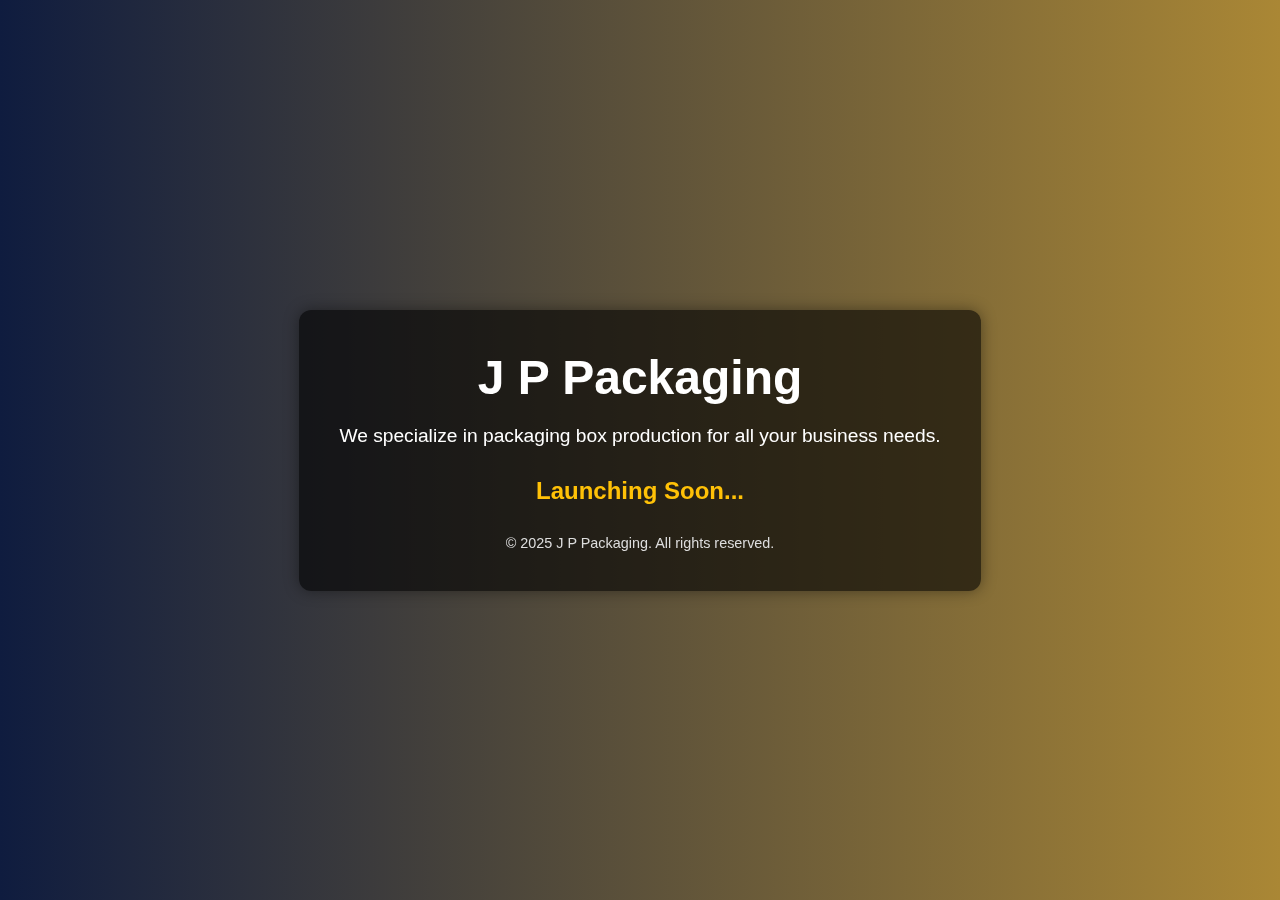
<file: index.html>
<!DOCTYPE html>
<html lang="en">
<head>
  <meta charset="UTF-8" />
  <meta name="viewport" content="width=device-width, initial-scale=1.0"/>
  <title>J P Packaging</title>
  <link rel="stylesheet" href="assets/css/style.css" />
</head>
<body>

  <!-- Floating icons -->
  <div class="box-container">
    <img src="assets/images/box-icon.png" class="box-icon small" />
    <img src="assets/images/box-icon.png" class="box-icon medium" />
    <img src="assets/images/box-icon.png" class="box-icon large" />
    <img src="assets/images/box-icon.png" class="box-icon xsmall" />
    <img src="assets/images/box-icon.png" class="box-icon xlarge" />
    <img src="assets/images/box-icon.png" class="box-icon small" />
    <img src="assets/images/box-icon.png" class="box-icon medium" />
    <img src="assets/images/box-icon.png" class="box-icon xsmall" />
    <img src="assets/images/box-icon.png" class="box-icon large" />
  </div>

  <div class="container">
    <h1>J P Packaging</h1>
    <p>We specialize in packaging box production for all your business needs.</p>
    <h2 class="launch-text">Launching Soon...</h2>
    <div class="footer">&copy; 2025 J P Packaging. All rights reserved.</div>
  </div>

  <script src="assets/js/script.js"></script>
</body>
</html>
</file>
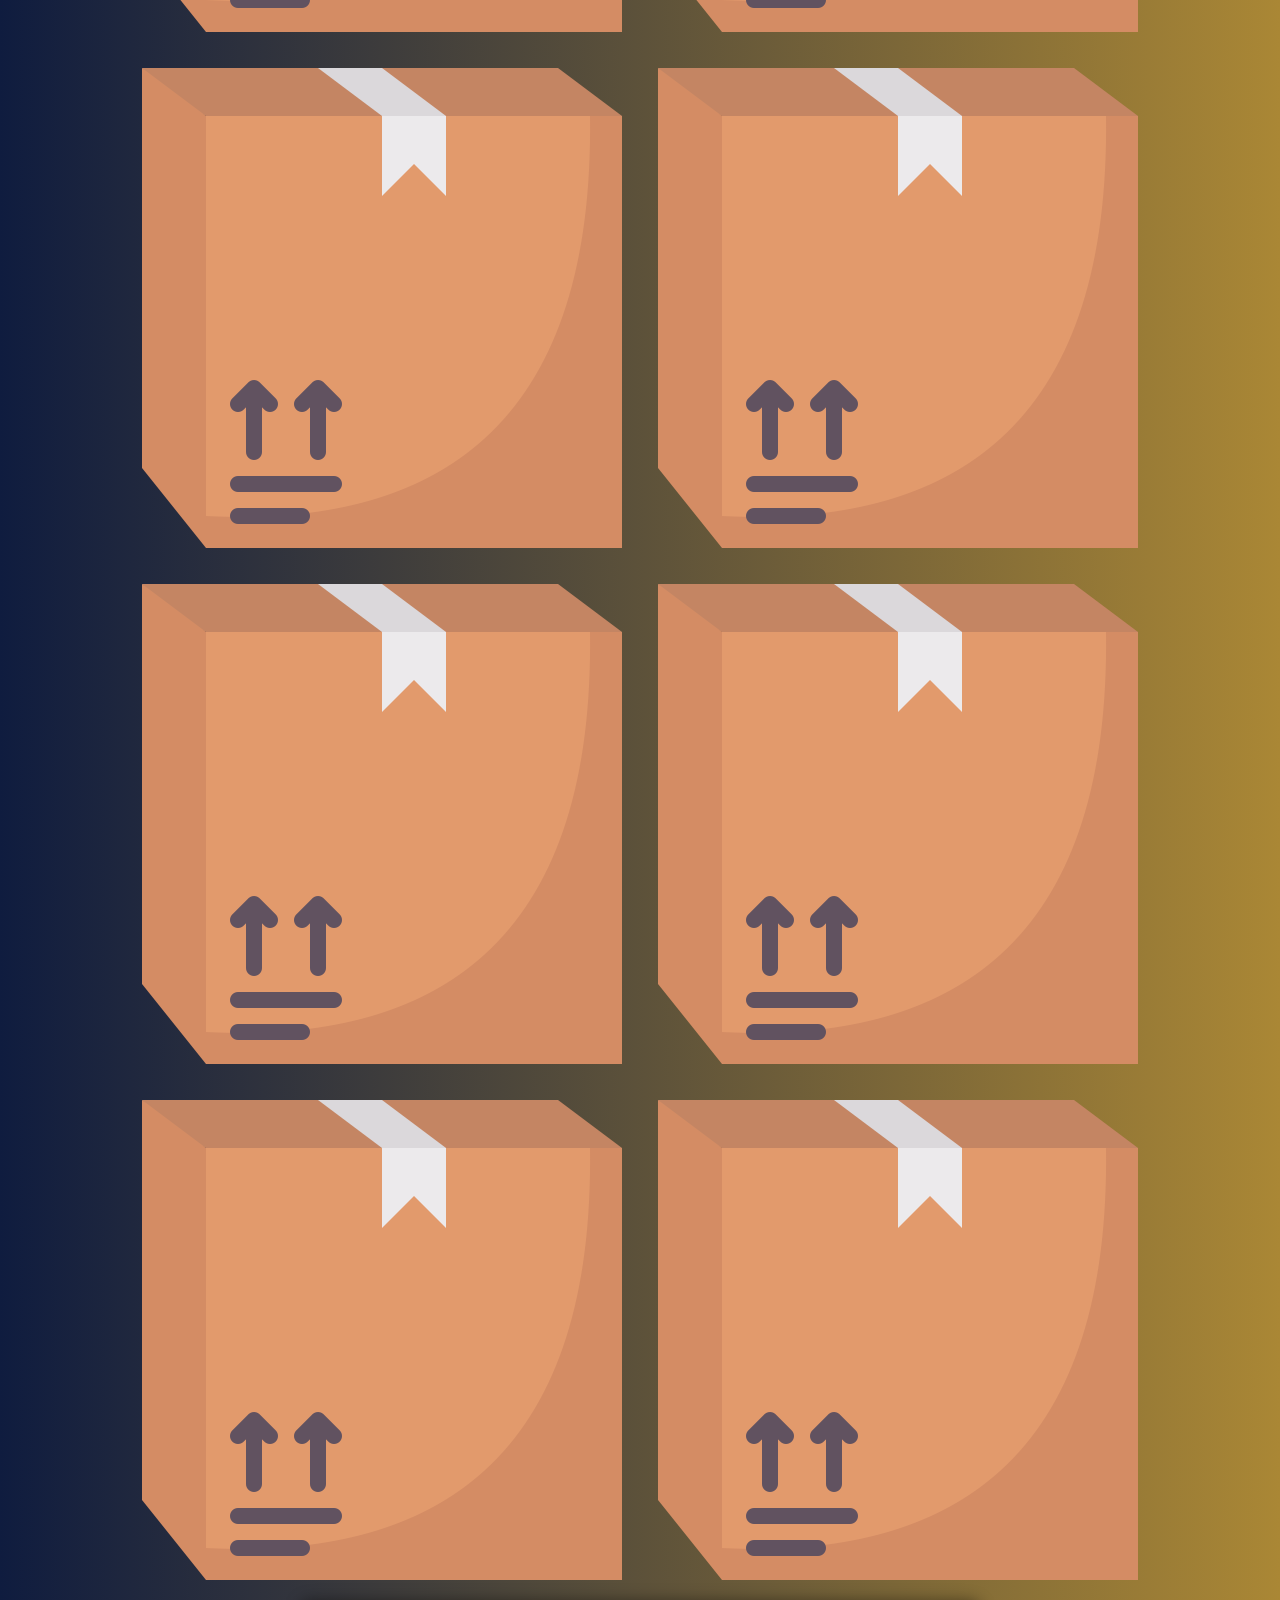
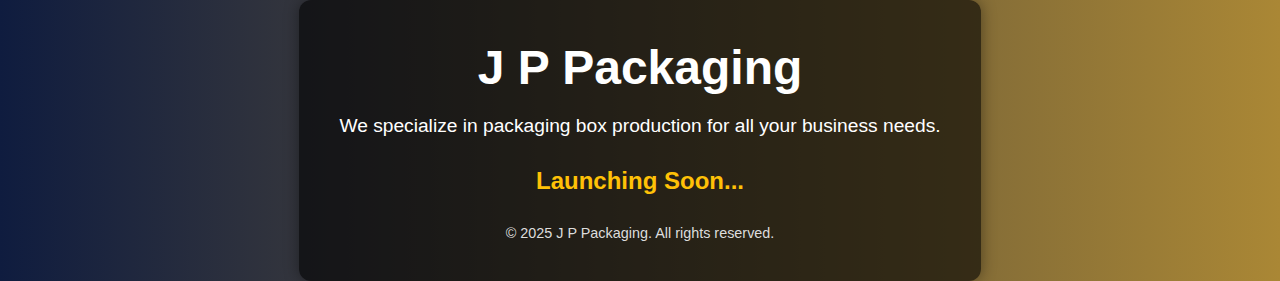
<file: index copy.html>
<!DOCTYPE html>
<html lang="en">
<head>
  <meta charset="UTF-8" />
  <meta name="viewport" content="width=device-width, initial-scale=1.0"/>
  <title>J P Packaging</title>
  <link rel="stylesheet" href="assets/css/style.css" />
</head>
<body>

  <!-- Floating icons -->
  <div class="floating-boxes">
    <img src="assets/images/box-icon.png" class="float-box" />
    <img src="assets/images/box-icon.png" class="float-box" />
    <img src="assets/images/box-icon.png" class="float-box" />
    <img src="assets/images/box-icon.png" class="float-box" />
    <img src="assets/images/box-icon.png" class="float-box" />
    <img src="assets/images/box-icon.png" class="float-box" />
    <img src="assets/images/box-icon.png" class="float-box" />
    <img src="assets/images/box-icon.png" class="float-box" />
    <img src="assets/images/box-icon.png" class="float-box" />
    <img src="assets/images/box-icon.png" class="float-box" />
  </div>

  <div class="container">
    <h1>J P Packaging</h1>
    <p>We specialize in packaging box production for all your business needs.</p>
    <h2 class="launch-text">Launching Soon...</h2>
    <div class="footer">&copy; 2025 J P Packaging. All rights reserved.</div>
  </div>

  <script src="assets/js/script.js"></script>
</body>
</html>
</file>
<file: assets/css/style.css>
* {
    margin: 0;
    padding: 0;
    box-sizing: border-box;
    font-family: Arial, sans-serif;
  }

  body {
    background: linear-gradient(to right, #0f1c3f, #aa8735);
    color: white;
    display: flex;
    flex-direction: column;
    justify-content: center;
    align-items: center;
    height: 100vh;
    text-align: center;
    overflow: hidden;
    position: relative;
  }
  
  
  .container {
    background-color: rgba(0, 0, 0, 0.6);
    padding: 40px;
    border-radius: 12px;
    box-shadow: 0 0 15px rgba(0, 0, 0, 0.4);
    z-index: 1;
  }
  
  h1 {
    font-size: 3em;
    margin-bottom: 20px;
  }
  
  p {
    font-size: 1.2em;
  }
  
  .launch-text {
    margin-top: 30px;
    color: #ffc107;
  }
  
  .footer {
    margin-top: 30px;
    font-size: 0.9em;
    color: #ddd;
  }
  
  /* Pulse animation */
  @keyframes pulse {
    0% { opacity: 1; }
    50% { opacity: 0.4; }
    100% { opacity: 1; }
  }
  
  /* Floating box animation */
  @keyframes floatBox {
    0% {
      transform: translateY(0) rotate(0deg);
      opacity: 0.8;
    }
    100% {
      transform: translateY(-150vh) rotate(360deg);
      opacity: 0;
    }
  }
  
  /* Box container */
  .box-container {
    position: fixed;
    width: 100%;
    height: 100%;
    overflow: hidden;
    z-index: 1;
  }
  
  .box-icon {
    position: absolute;
    opacity: 0.8;
    animation-name: floatBox;
    animation-timing-function: linear;
    animation-iteration-count: infinite;
  }
  
  /* Different sizes and faster speeds */
  .box-icon.xsmall {
    width: 20px;
    animation-duration: 8s;
  }
  
  .box-icon.small {
    width: 30px;
    animation-duration: 9s;
  }
  
  .box-icon.medium {
    width: 45px;
    animation-duration: 10s;
  }
  
  .box-icon.large {
    width: 60px;
    animation-duration: 11s;
  }
  
  .box-icon.xlarge {
    width: 80px;
    animation-duration: 12s;
  }
  
  /* Random positions */
  .box-icon:nth-child(1) { left: 5%; top: 100%; }
  .box-icon:nth-child(2) { left: 15%; top: 110%; }
  .box-icon:nth-child(3) { left: 25%; top: 120%; }
  .box-icon:nth-child(4) { left: 40%; top: 130%; }
  .box-icon:nth-child(5) { left: 55%; top: 115%; }
  .box-icon:nth-child(6) { left: 65%; top: 105%; }
  .box-icon:nth-child(7) { left: 75%; top: 125%; }
  .box-icon:nth-child(8) { left: 85%; top: 100%; }
  .box-icon:nth-child(9) { left: 95%; top: 110%; }
</file>
